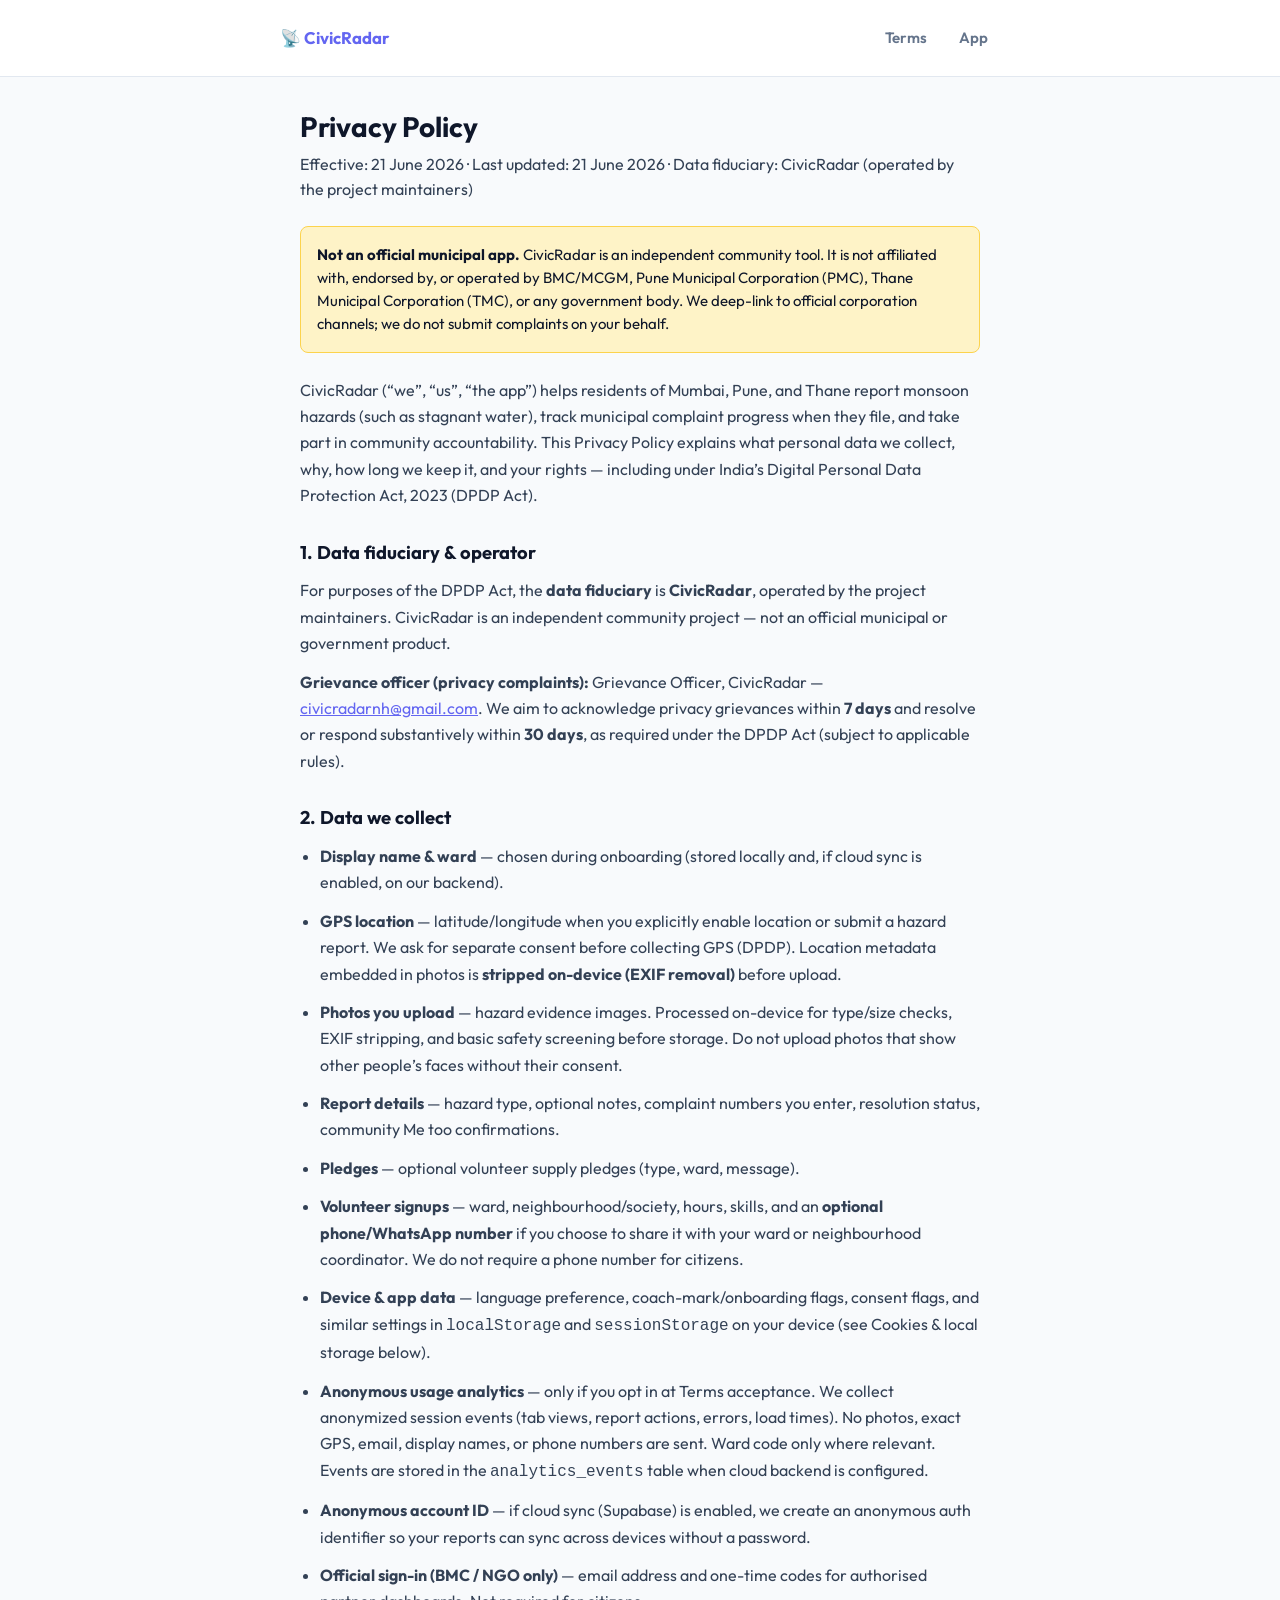
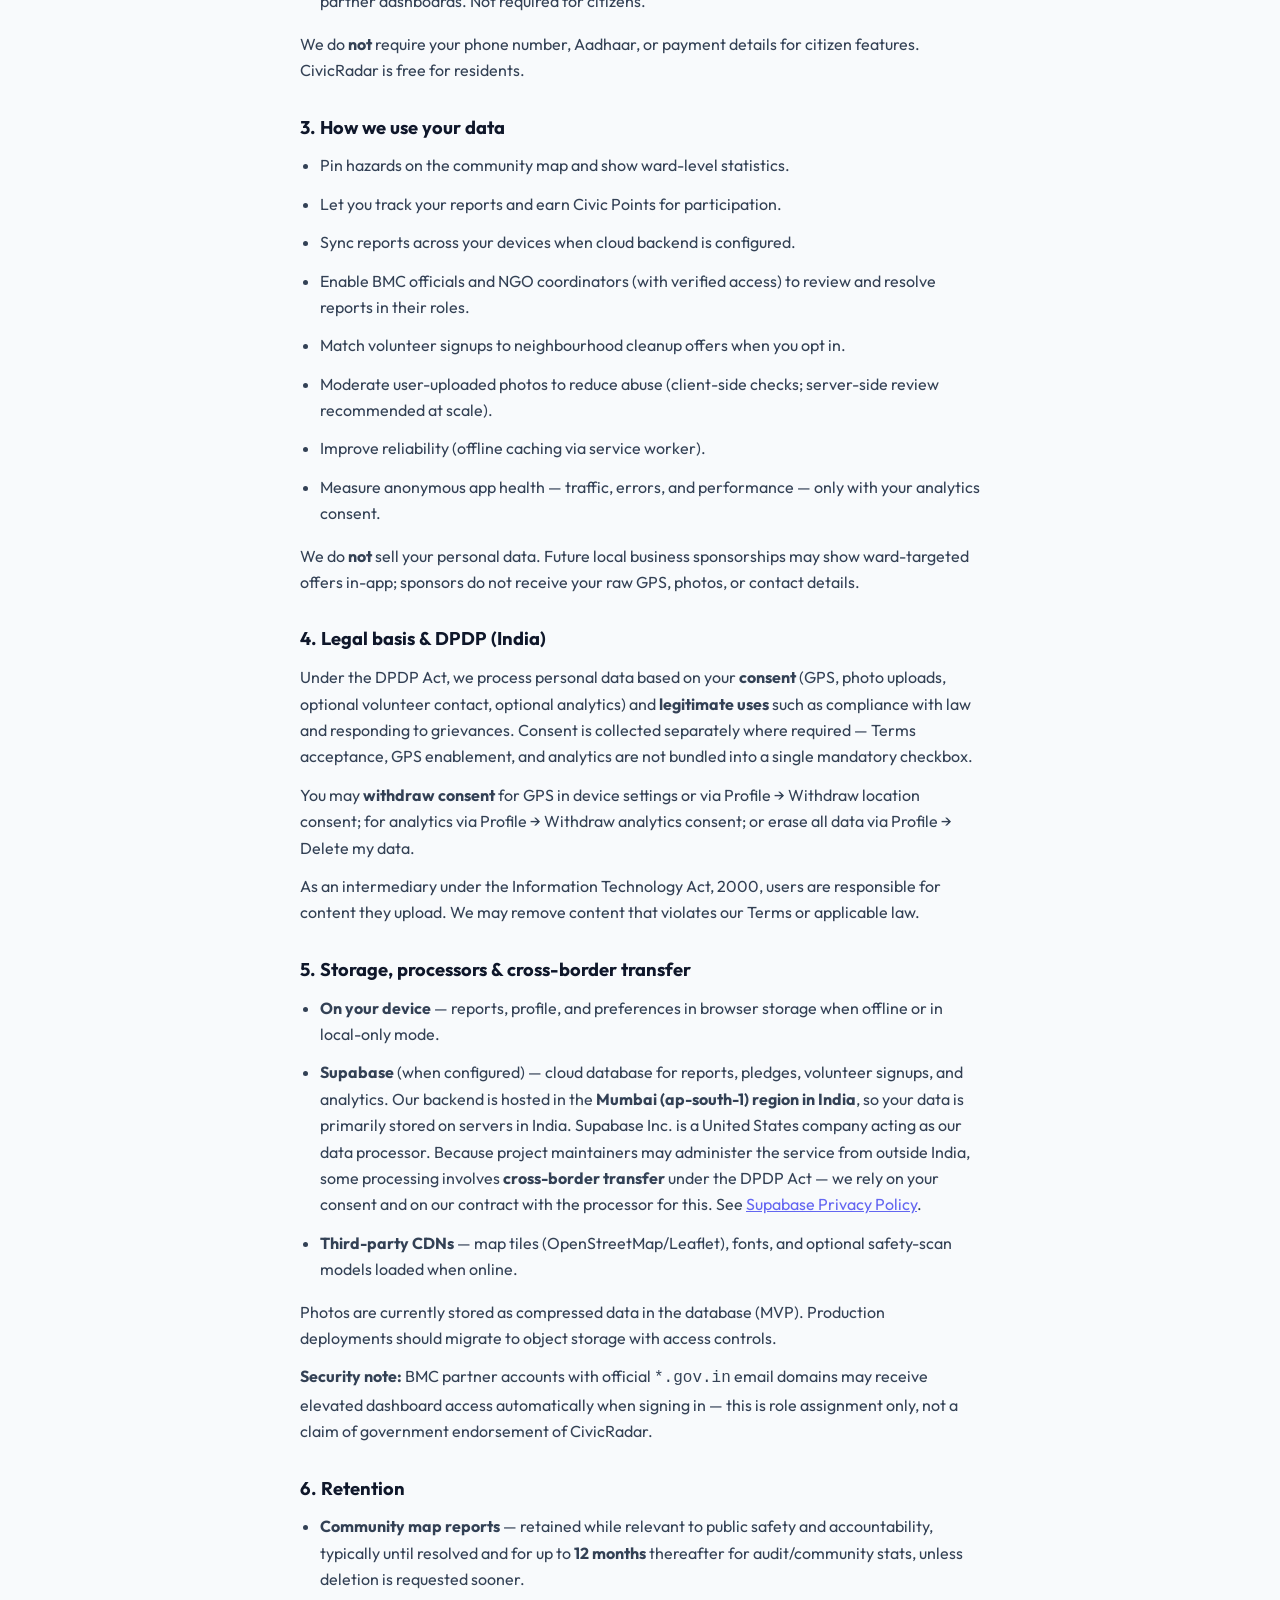
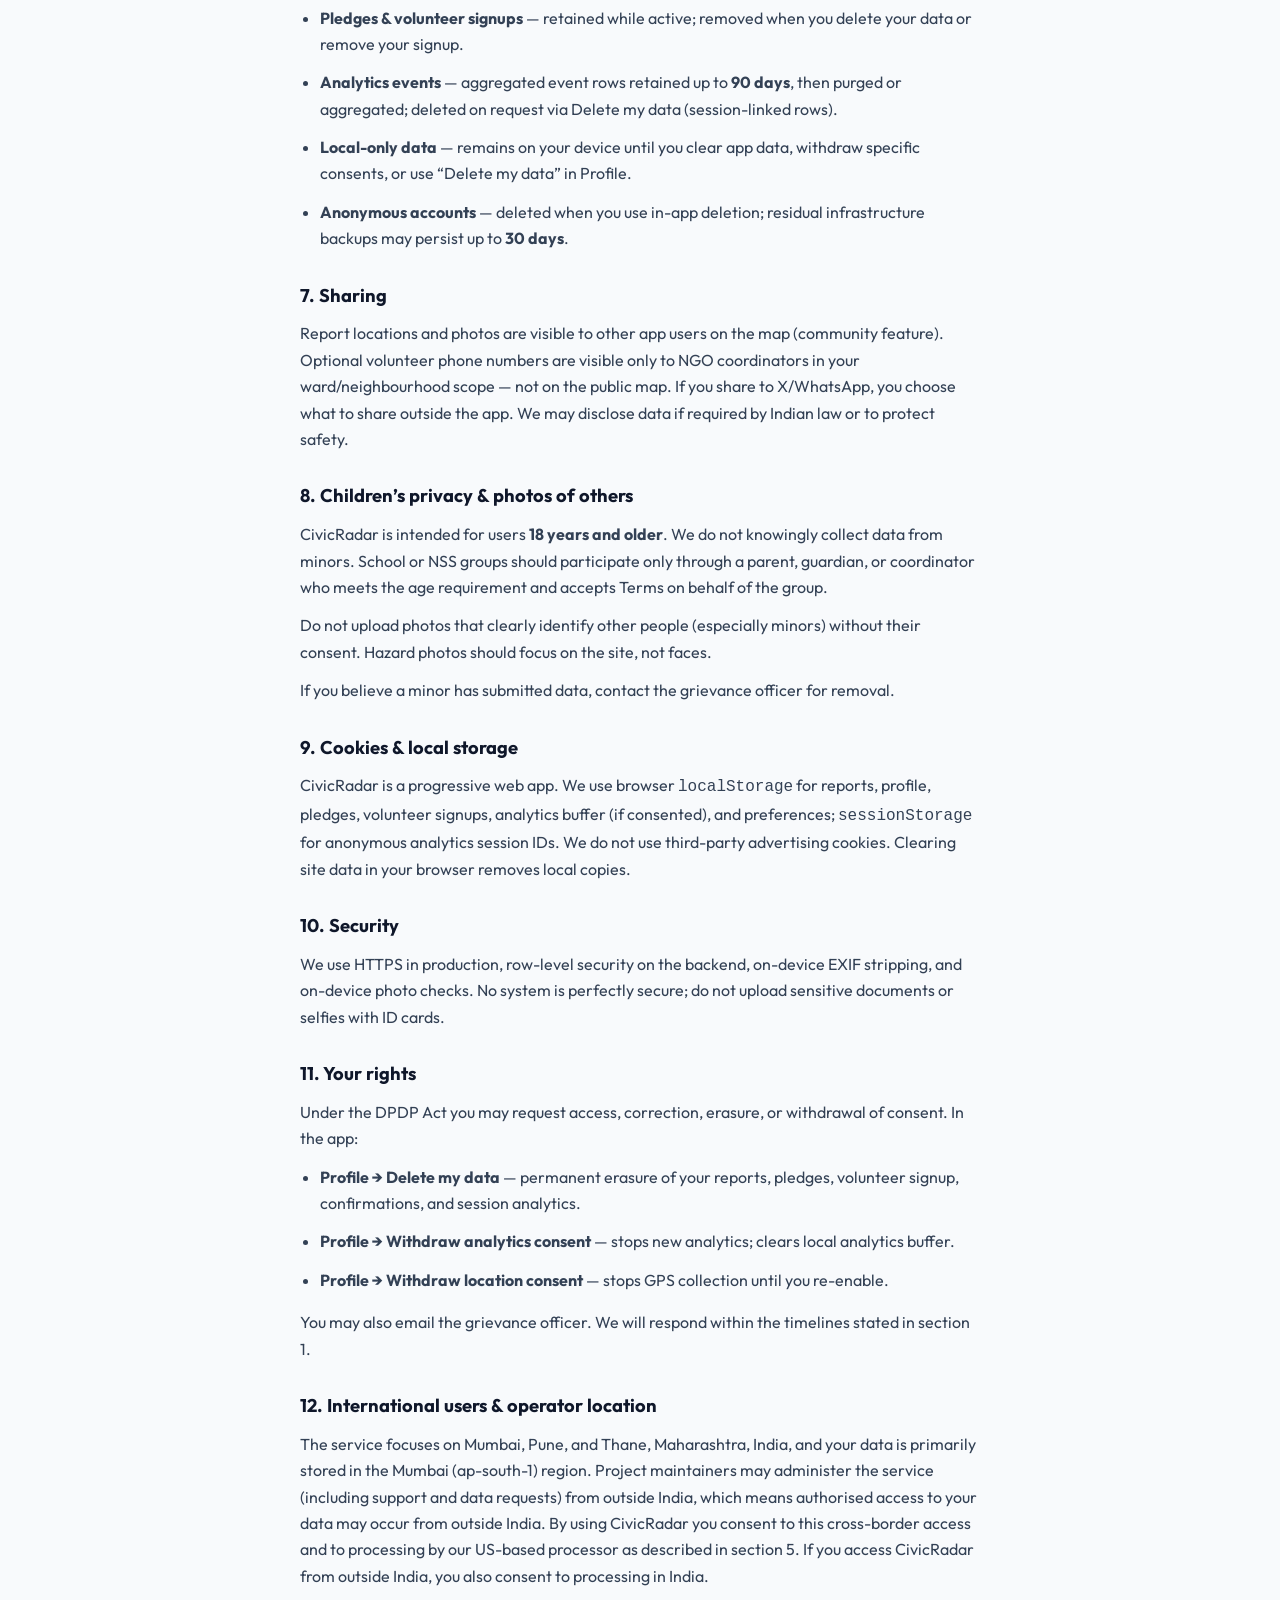
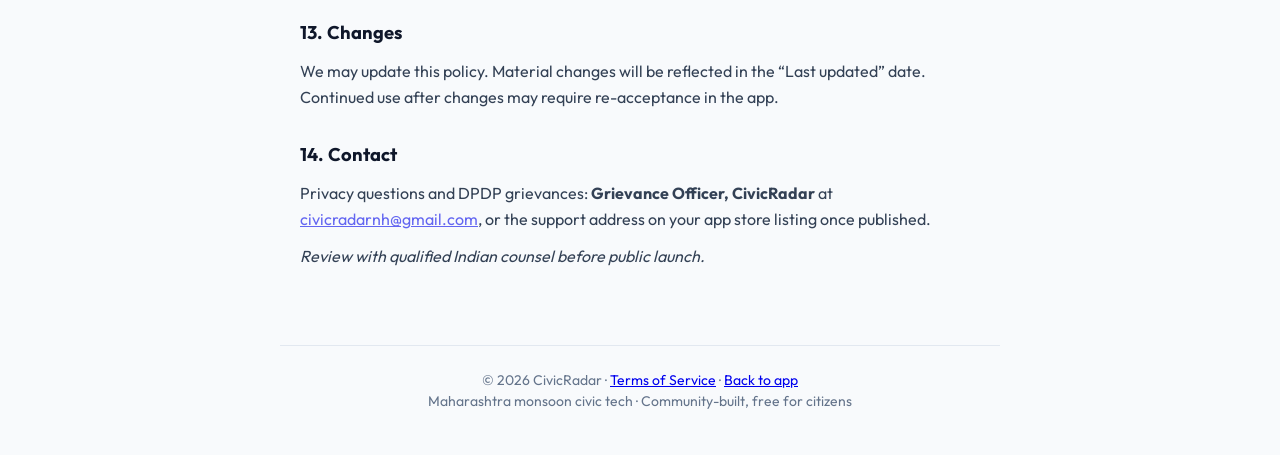
<file: privacy.html>
<!DOCTYPE html>
<!-- Review with qualified Indian counsel before public launch. -->
<html lang="en">
<head>
  <meta charset="UTF-8">
  <meta name="viewport" content="width=device-width, initial-scale=1.0, viewport-fit=cover">
  <meta name="description" content="CivicRadar Privacy Policy — how we collect, use, and protect your data for Mumbai, Pune, and Thane monsoon hazard reporting.">
  <meta name="robots" content="index, follow">
  <link rel="icon" href="data:image/svg+xml,<svg xmlns='http://www.w3.org/2000/svg' viewBox='0 0 100 100'><text y='.9em' font-size='90'>📡</text></svg>">
  <link rel="preconnect" href="https://fonts.googleapis.com">
  <link rel="preconnect" href="https://fonts.gstatic.com" crossorigin>
  <link href="https://fonts.googleapis.com/css2?family=Outfit:wght@400;500;600;700&display=swap" rel="stylesheet">
  <link rel="stylesheet" href="css/legal.css">
  <title>Privacy Policy — CivicRadar</title>
</head>
<body>
  <header class="legal-header">
    <div class="legal-header__inner">
      <a class="legal-header__brand" href="index.html">📡 CivicRadar</a>
      <nav class="legal-header__nav" aria-label="Legal">
        <a href="terms.html">Terms</a>
        <a href="index.html">App</a>
      </nav>
    </div>
  </header>

  <main class="legal-main">
    <h1>Privacy Policy</h1>
    <p class="legal-meta">Effective: 21 June 2026 · Last updated: 21 June 2026 · Data fiduciary: CivicRadar (operated by the project maintainers)</p>

    <div class="legal-disclaimer">
      <strong>Not an official municipal app.</strong> CivicRadar is an independent community tool. It is not affiliated with, endorsed by, or operated by BMC/MCGM, Pune Municipal Corporation (PMC), Thane Municipal Corporation (TMC), or any government body. We deep-link to official corporation channels; we do not submit complaints on your behalf.
    </div>

    <p>CivicRadar (“we”, “us”, “the app”) helps residents of Mumbai, Pune, and Thane report monsoon hazards (such as stagnant water), track municipal complaint progress when they file, and take part in community accountability. This Privacy Policy explains what personal data we collect, why, how long we keep it, and your rights — including under India’s Digital Personal Data Protection Act, 2023 (DPDP Act).</p>

    <h2>1. Data fiduciary &amp; operator</h2>
    <p>For purposes of the DPDP Act, the <strong>data fiduciary</strong> is <strong>CivicRadar</strong>, operated by the project maintainers. CivicRadar is an independent community project — not an official municipal or government product.</p>
    <p><strong>Grievance officer (privacy complaints):</strong> Grievance Officer, CivicRadar — <a id="grievanceEmailLink" href="#" data-legal-email>configure legal.grievanceEmail before launch</a>. We aim to acknowledge privacy grievances within <strong>7 days</strong> and resolve or respond substantively within <strong>30 days</strong>, as required under the DPDP Act (subject to applicable rules).</p>

    <h2>2. Data we collect</h2>
    <ul>
      <li><strong>Display name &amp; ward</strong> — chosen during onboarding (stored locally and, if cloud sync is enabled, on our backend).</li>
      <li><strong>GPS location</strong> — latitude/longitude when you explicitly enable location or submit a hazard report. We ask for separate consent before collecting GPS (DPDP). Location metadata embedded in photos is <strong>stripped on-device (EXIF removal)</strong> before upload.</li>
      <li><strong>Photos you upload</strong> — hazard evidence images. Processed on-device for type/size checks, EXIF stripping, and basic safety screening before storage. Do not upload photos that show other people’s faces without their consent.</li>
      <li><strong>Report details</strong> — hazard type, optional notes, complaint numbers you enter, resolution status, community Me too confirmations.</li>
      <li><strong>Pledges</strong> — optional volunteer supply pledges (type, ward, message).</li>
      <li><strong>Volunteer signups</strong> — ward, neighbourhood/society, hours, skills, and an <strong>optional phone/WhatsApp number</strong> if you choose to share it with your ward or neighbourhood coordinator. We do not require a phone number for citizens.</li>
      <li><strong>Device &amp; app data</strong> — language preference, coach-mark/onboarding flags, consent flags, and similar settings in <code>localStorage</code> and <code>sessionStorage</code> on your device (see Cookies &amp; local storage below).</li>
      <li><strong>Anonymous usage analytics</strong> — only if you opt in at Terms acceptance. We collect anonymized session events (tab views, report actions, errors, load times). No photos, exact GPS, email, display names, or phone numbers are sent. Ward code only where relevant. Events are stored in the <code>analytics_events</code> table when cloud backend is configured.</li>
      <li><strong>Anonymous account ID</strong> — if cloud sync (Supabase) is enabled, we create an anonymous auth identifier so your reports can sync across devices without a password.</li>
      <li><strong>Official sign-in (BMC / NGO only)</strong> — email address and one-time codes for authorised partner dashboards. Not required for citizens.</li>
    </ul>
    <p>We do <strong>not</strong> require your phone number, Aadhaar, or payment details for citizen features. CivicRadar is free for residents.</p>

    <h2>3. How we use your data</h2>
    <ul>
      <li>Pin hazards on the community map and show ward-level statistics.</li>
      <li>Let you track your reports and earn Civic Points for participation.</li>
      <li>Sync reports across your devices when cloud backend is configured.</li>
      <li>Enable BMC officials and NGO coordinators (with verified access) to review and resolve reports in their roles.</li>
      <li>Match volunteer signups to neighbourhood cleanup offers when you opt in.</li>
      <li>Moderate user-uploaded photos to reduce abuse (client-side checks; server-side review recommended at scale).</li>
      <li>Improve reliability (offline caching via service worker).</li>
      <li>Measure anonymous app health — traffic, errors, and performance — only with your analytics consent.</li>
    </ul>
    <p>We do <strong>not</strong> sell your personal data. Future local business sponsorships may show ward-targeted offers in-app; sponsors do not receive your raw GPS, photos, or contact details.</p>

    <h2>4. Legal basis &amp; DPDP (India)</h2>
    <p>Under the DPDP Act, we process personal data based on your <strong>consent</strong> (GPS, photo uploads, optional volunteer contact, optional analytics) and <strong>legitimate uses</strong> such as compliance with law and responding to grievances. Consent is collected separately where required — Terms acceptance, GPS enablement, and analytics are not bundled into a single mandatory checkbox.</p>
    <p>You may <strong>withdraw consent</strong> for GPS in device settings or via Profile → Withdraw location consent; for analytics via Profile → Withdraw analytics consent; or erase all data via Profile → Delete my data.</p>
    <p>As an intermediary under the Information Technology Act, 2000, users are responsible for content they upload. We may remove content that violates our Terms or applicable law.</p>

    <h2>5. Storage, processors &amp; cross-border transfer</h2>
    <ul>
      <li><strong>On your device</strong> — reports, profile, and preferences in browser storage when offline or in local-only mode.</li>
      <li><strong>Supabase</strong> (when configured) — cloud database for reports, pledges, volunteer signups, and analytics. Our backend is hosted in the <strong>Mumbai (ap-south-1) region in India</strong>, so your data is primarily stored on servers in India. Supabase Inc. is a United States company acting as our data processor. Because project maintainers may administer the service from outside India, some processing involves <strong>cross-border transfer</strong> under the DPDP Act — we rely on your consent and on our contract with the processor for this. See <a href="https://supabase.com/privacy" rel="noopener noreferrer">Supabase Privacy Policy</a>.</li>
      <li><strong>Third-party CDNs</strong> — map tiles (OpenStreetMap/Leaflet), fonts, and optional safety-scan models loaded when online.</li>
    </ul>
    <p>Photos are currently stored as compressed data in the database (MVP). Production deployments should migrate to object storage with access controls.</p>
    <p><strong>Security note:</strong> BMC partner accounts with official <code>*.gov.in</code> email domains may receive elevated dashboard access automatically when signing in — this is role assignment only, not a claim of government endorsement of CivicRadar.</p>

    <h2>6. Retention</h2>
    <ul>
      <li><strong>Community map reports</strong> — retained while relevant to public safety and accountability, typically until resolved and for up to <strong>12 months</strong> thereafter for audit/community stats, unless deletion is requested sooner.</li>
      <li><strong>Pledges &amp; volunteer signups</strong> — retained while active; removed when you delete your data or remove your signup.</li>
      <li><strong>Analytics events</strong> — aggregated event rows retained up to <strong>90 days</strong>, then purged or aggregated; deleted on request via Delete my data (session-linked rows).</li>
      <li><strong>Local-only data</strong> — remains on your device until you clear app data, withdraw specific consents, or use “Delete my data” in Profile.</li>
      <li><strong>Anonymous accounts</strong> — deleted when you use in-app deletion; residual infrastructure backups may persist up to <strong>30 days</strong>.</li>
    </ul>

    <h2>7. Sharing</h2>
    <p>Report locations and photos are visible to other app users on the map (community feature). Optional volunteer phone numbers are visible only to NGO coordinators in your ward/neighbourhood scope — not on the public map. If you share to X/WhatsApp, you choose what to share outside the app. We may disclose data if required by Indian law or to protect safety.</p>

    <h2>8. Children’s privacy &amp; photos of others</h2>
    <p>CivicRadar is intended for users <strong>18 years and older</strong>. We do not knowingly collect data from minors. School or NSS groups should participate only through a parent, guardian, or coordinator who meets the age requirement and accepts Terms on behalf of the group.</p>
    <p>Do not upload photos that clearly identify other people (especially minors) without their consent. Hazard photos should focus on the site, not faces.</p>
    <p>If you believe a minor has submitted data, contact the grievance officer for removal.</p>

    <h2>9. Cookies &amp; local storage</h2>
    <p>CivicRadar is a progressive web app. We use browser <code>localStorage</code> for reports, profile, pledges, volunteer signups, analytics buffer (if consented), and preferences; <code>sessionStorage</code> for anonymous analytics session IDs. We do not use third-party advertising cookies. Clearing site data in your browser removes local copies.</p>

    <h2>10. Security</h2>
    <p>We use HTTPS in production, row-level security on the backend, on-device EXIF stripping, and on-device photo checks. No system is perfectly secure; do not upload sensitive documents or selfies with ID cards.</p>

    <h2>11. Your rights</h2>
    <p>Under the DPDP Act you may request access, correction, erasure, or withdrawal of consent. In the app:</p>
    <ul>
      <li><strong>Profile → Delete my data</strong> — permanent erasure of your reports, pledges, volunteer signup, confirmations, and session analytics.</li>
      <li><strong>Profile → Withdraw analytics consent</strong> — stops new analytics; clears local analytics buffer.</li>
      <li><strong>Profile → Withdraw location consent</strong> — stops GPS collection until you re-enable.</li>
    </ul>
    <p>You may also email the grievance officer. We will respond within the timelines stated in section 1.</p>

    <h2>12. International users &amp; operator location</h2>
    <p>The service focuses on Mumbai, Pune, and Thane, Maharashtra, India, and your data is primarily stored in the Mumbai (ap-south-1) region. Project maintainers may administer the service (including support and data requests) from outside India, which means authorised access to your data may occur from outside India. By using CivicRadar you consent to this cross-border access and to processing by our US-based processor as described in section 5. If you access CivicRadar from outside India, you also consent to processing in India.</p>

    <h2>13. Changes</h2>
    <p>We may update this policy. Material changes will be reflected in the “Last updated” date. Continued use after changes may require re-acceptance in the app.</p>

    <h2>14. Contact</h2>
    <p>Privacy questions and DPDP grievances: <strong>Grievance Officer, CivicRadar</strong> at <a id="contactEmailLink" href="#" data-legal-email>configure legal.grievanceEmail before launch</a>, or the support address on your app store listing once published.</p>
    <p class="legal-meta"><em>Review with qualified Indian counsel before public launch.</em></p>
  </main>

  <footer class="legal-footer">
    <p>© 2026 CivicRadar · <a href="terms.html">Terms of Service</a> · <a href="index.html">Back to app</a></p>
    <p>Maharashtra monsoon civic tech · Community-built, free for citizens</p>
  </footer>
  <script src="js/config.js"></script>
  <script>
    (function () {
      var cfg = window.CIVICRADAR_CONFIG || {};
      var legal = cfg.legal || {};
      var founder = cfg.founder || {};
      var email = legal.grievanceEmail || founder.operatorEmail || founder.email || '';
      document.querySelectorAll('[data-legal-email]').forEach(function (el) {
        if (email) {
          el.href = 'mailto:' + email + '?subject=' + encodeURIComponent('CivicRadar — privacy inquiry');
          el.textContent = email;
        }
      });
    })();
  </script>
</body>
</html>
</file>
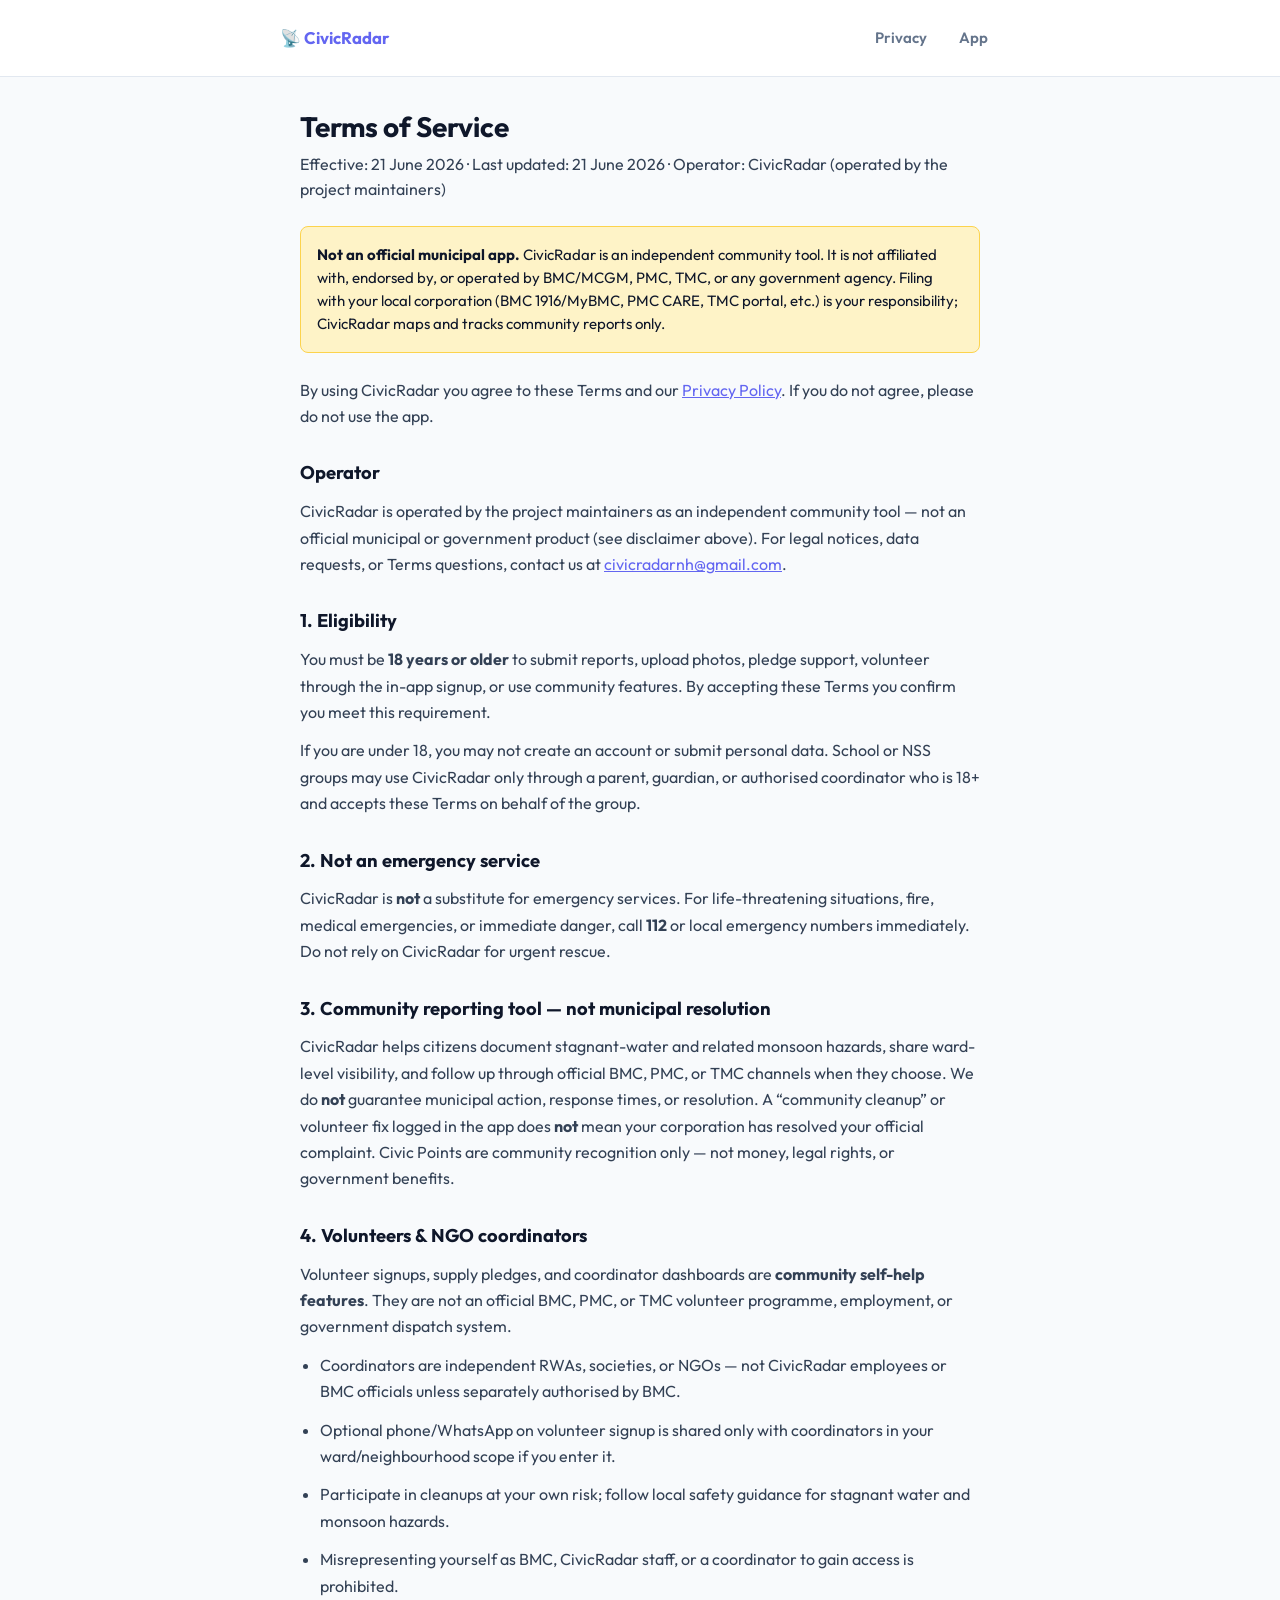
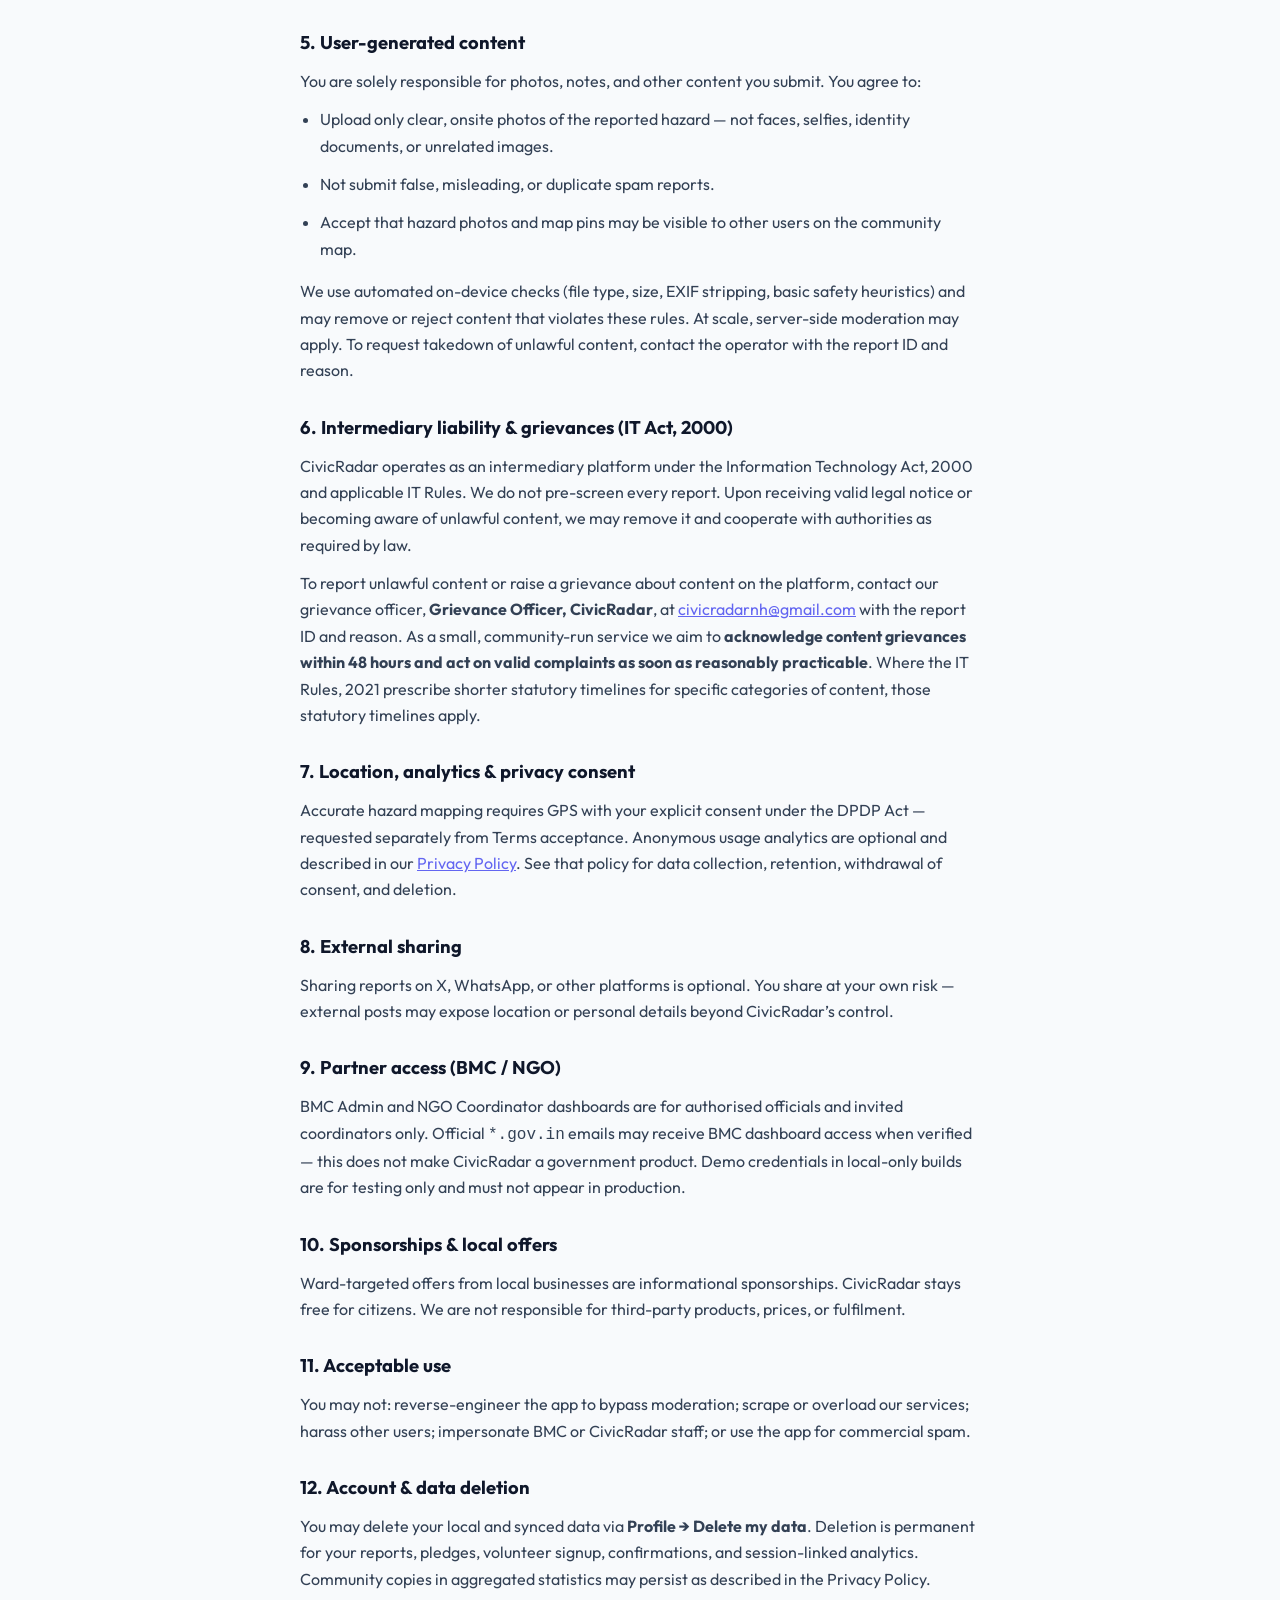
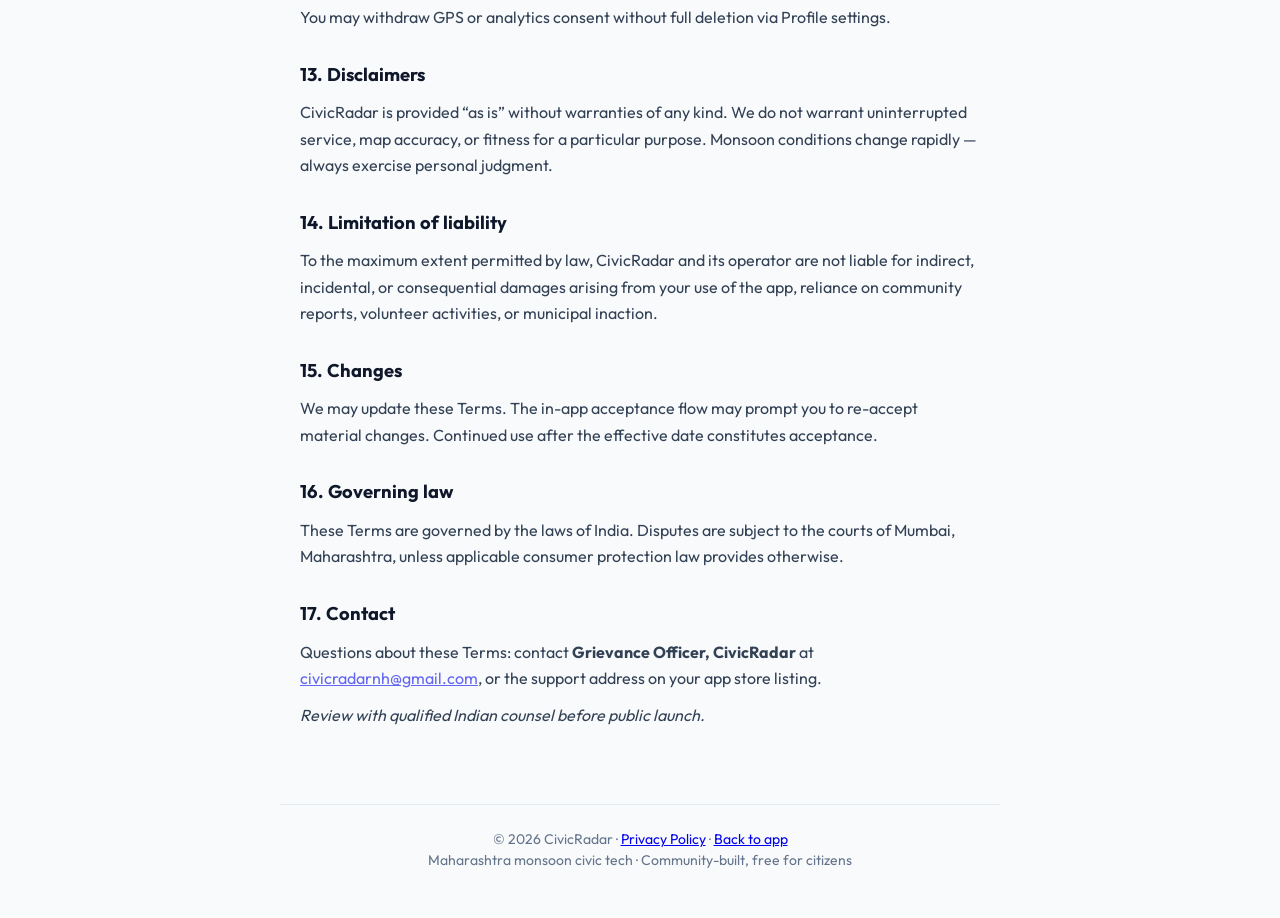
<file: terms.html>
<!DOCTYPE html>
<!-- Review with qualified Indian counsel before public launch. -->
<html lang="en">
<head>
  <meta charset="UTF-8">
  <meta name="viewport" content="width=device-width, initial-scale=1.0, viewport-fit=cover">
  <meta name="description" content="CivicRadar Terms of Service — rules for using the Mumbai, Pune, and Thane monsoon hazard reporting community app.">
  <meta name="robots" content="index, follow">
  <link rel="icon" href="data:image/svg+xml,<svg xmlns='http://www.w3.org/2000/svg' viewBox='0 0 100 100'><text y='.9em' font-size='90'>📡</text></svg>">
  <link rel="preconnect" href="https://fonts.googleapis.com">
  <link rel="preconnect" href="https://fonts.gstatic.com" crossorigin>
  <link href="https://fonts.googleapis.com/css2?family=Outfit:wght@400;500;600;700&display=swap" rel="stylesheet">
  <link rel="stylesheet" href="css/legal.css">
  <title>Terms of Service — CivicRadar</title>
</head>
<body>
  <header class="legal-header">
    <div class="legal-header__inner">
      <a class="legal-header__brand" href="index.html">📡 CivicRadar</a>
      <nav class="legal-header__nav" aria-label="Legal">
        <a href="privacy.html">Privacy</a>
        <a href="index.html">App</a>
      </nav>
    </div>
  </header>

  <main class="legal-main">
    <h1>Terms of Service</h1>
    <p class="legal-meta">Effective: 21 June 2026 · Last updated: 21 June 2026 · Operator: CivicRadar (operated by the project maintainers)</p>

    <div class="legal-disclaimer">
      <strong>Not an official municipal app.</strong> CivicRadar is an independent community tool. It is not affiliated with, endorsed by, or operated by BMC/MCGM, PMC, TMC, or any government agency. Filing with your local corporation (BMC 1916/MyBMC, PMC CARE, TMC portal, etc.) is your responsibility; CivicRadar maps and tracks community reports only.
    </div>

    <p>By using CivicRadar you agree to these Terms and our <a href="privacy.html">Privacy Policy</a>. If you do not agree, please do not use the app.</p>

    <h2>Operator</h2>
    <p>CivicRadar is operated by the project maintainers as an independent community tool — not an official municipal or government product (see disclaimer above). For legal notices, data requests, or Terms questions, contact us at <a href="#" data-legal-email>configure legal.grievanceEmail before launch</a>.</p>

    <h2>1. Eligibility</h2>
    <p>You must be <strong>18 years or older</strong> to submit reports, upload photos, pledge support, volunteer through the in-app signup, or use community features. By accepting these Terms you confirm you meet this requirement.</p>
    <p>If you are under 18, you may not create an account or submit personal data. School or NSS groups may use CivicRadar only through a parent, guardian, or authorised coordinator who is 18+ and accepts these Terms on behalf of the group.</p>

    <h2>2. Not an emergency service</h2>
    <p>CivicRadar is <strong>not</strong> a substitute for emergency services. For life-threatening situations, fire, medical emergencies, or immediate danger, call <strong>112</strong> or local emergency numbers immediately. Do not rely on CivicRadar for urgent rescue.</p>

    <h2>3. Community reporting tool — not municipal resolution</h2>
    <p>CivicRadar helps citizens document stagnant-water and related monsoon hazards, share ward-level visibility, and follow up through official BMC, PMC, or TMC channels when they choose. We do <strong>not</strong> guarantee municipal action, response times, or resolution. A “community cleanup” or volunteer fix logged in the app does <strong>not</strong> mean your corporation has resolved your official complaint. Civic Points are community recognition only — not money, legal rights, or government benefits.</p>

    <h2>4. Volunteers &amp; NGO coordinators</h2>
    <p>Volunteer signups, supply pledges, and coordinator dashboards are <strong>community self-help features</strong>. They are not an official BMC, PMC, or TMC volunteer programme, employment, or government dispatch system.</p>
    <ul>
      <li>Coordinators are independent RWAs, societies, or NGOs — not CivicRadar employees or BMC officials unless separately authorised by BMC.</li>
      <li>Optional phone/WhatsApp on volunteer signup is shared only with coordinators in your ward/neighbourhood scope if you enter it.</li>
      <li>Participate in cleanups at your own risk; follow local safety guidance for stagnant water and monsoon hazards.</li>
      <li>Misrepresenting yourself as BMC, CivicRadar staff, or a coordinator to gain access is prohibited.</li>
    </ul>

    <h2>5. User-generated content</h2>
    <p>You are solely responsible for photos, notes, and other content you submit. You agree to:</p>
    <ul>
      <li>Upload only clear, onsite photos of the reported hazard — not faces, selfies, identity documents, or unrelated images.</li>
      <li>Not submit false, misleading, or duplicate spam reports.</li>
      <li>Accept that hazard photos and map pins may be visible to other users on the community map.</li>
    </ul>
    <p>We use automated on-device checks (file type, size, EXIF stripping, basic safety heuristics) and may remove or reject content that violates these rules. At scale, server-side moderation may apply. To request takedown of unlawful content, contact the operator with the report ID and reason.</p>

    <h2>6. Intermediary liability &amp; grievances (IT Act, 2000)</h2>
    <p>CivicRadar operates as an intermediary platform under the Information Technology Act, 2000 and applicable IT Rules. We do not pre-screen every report. Upon receiving valid legal notice or becoming aware of unlawful content, we may remove it and cooperate with authorities as required by law.</p>
    <p>To report unlawful content or raise a grievance about content on the platform, contact our grievance officer, <strong>Grievance Officer, CivicRadar</strong>, at <a href="#" data-legal-email>configure legal.grievanceEmail before launch</a> with the report ID and reason. As a small, community-run service we aim to <strong>acknowledge content grievances within 48 hours and act on valid complaints as soon as reasonably practicable</strong>. Where the IT Rules, 2021 prescribe shorter statutory timelines for specific categories of content, those statutory timelines apply.</p>

    <h2>7. Location, analytics &amp; privacy consent</h2>
    <p>Accurate hazard mapping requires GPS with your explicit consent under the DPDP Act — requested separately from Terms acceptance. Anonymous usage analytics are optional and described in our <a href="privacy.html">Privacy Policy</a>. See that policy for data collection, retention, withdrawal of consent, and deletion.</p>

    <h2>8. External sharing</h2>
    <p>Sharing reports on X, WhatsApp, or other platforms is optional. You share at your own risk — external posts may expose location or personal details beyond CivicRadar’s control.</p>

    <h2>9. Partner access (BMC / NGO)</h2>
    <p>BMC Admin and NGO Coordinator dashboards are for authorised officials and invited coordinators only. Official <code>*.gov.in</code> emails may receive BMC dashboard access when verified — this does not make CivicRadar a government product. Demo credentials in local-only builds are for testing only and must not appear in production.</p>

    <h2>10. Sponsorships &amp; local offers</h2>
    <p>Ward-targeted offers from local businesses are informational sponsorships. CivicRadar stays free for citizens. We are not responsible for third-party products, prices, or fulfilment.</p>

    <h2>11. Acceptable use</h2>
    <p>You may not: reverse-engineer the app to bypass moderation; scrape or overload our services; harass other users; impersonate BMC or CivicRadar staff; or use the app for commercial spam.</p>

    <h2>12. Account &amp; data deletion</h2>
    <p>You may delete your local and synced data via <strong>Profile → Delete my data</strong>. Deletion is permanent for your reports, pledges, volunteer signup, confirmations, and session-linked analytics. Community copies in aggregated statistics may persist as described in the Privacy Policy.</p>
    <p>You may withdraw GPS or analytics consent without full deletion via Profile settings.</p>

    <h2>13. Disclaimers</h2>
    <p>CivicRadar is provided “as is” without warranties of any kind. We do not warrant uninterrupted service, map accuracy, or fitness for a particular purpose. Monsoon conditions change rapidly — always exercise personal judgment.</p>

    <h2>14. Limitation of liability</h2>
    <p>To the maximum extent permitted by law, CivicRadar and its operator are not liable for indirect, incidental, or consequential damages arising from your use of the app, reliance on community reports, volunteer activities, or municipal inaction.</p>

    <h2>15. Changes</h2>
    <p>We may update these Terms. The in-app acceptance flow may prompt you to re-accept material changes. Continued use after the effective date constitutes acceptance.</p>

    <h2>16. Governing law</h2>
    <p>These Terms are governed by the laws of India. Disputes are subject to the courts of Mumbai, Maharashtra, unless applicable consumer protection law provides otherwise.</p>

    <h2>17. Contact</h2>
    <p>Questions about these Terms: contact <strong>Grievance Officer, CivicRadar</strong> at <a href="#" data-legal-email>configure legal.grievanceEmail before launch</a>, or the support address on your app store listing.</p>
    <p class="legal-meta"><em>Review with qualified Indian counsel before public launch.</em></p>
  </main>

  <footer class="legal-footer">
    <p>© 2026 CivicRadar · <a href="privacy.html">Privacy Policy</a> · <a href="index.html">Back to app</a></p>
    <p>Maharashtra monsoon civic tech · Community-built, free for citizens</p>
  </footer>
  <script src="js/config.js"></script>
  <script>
    (function () {
      var cfg = window.CIVICRADAR_CONFIG || {};
      var legal = cfg.legal || {};
      var founder = cfg.founder || {};
      var email = legal.grievanceEmail || founder.operatorEmail || founder.email || '';
      document.querySelectorAll('[data-legal-email]').forEach(function (el) {
        if (email) {
          el.href = 'mailto:' + email + '?subject=' + encodeURIComponent('CivicRadar — Terms inquiry');
          el.textContent = email;
        }
      });
    })();
  </script>
</body>
</html>
</file>
<file: css/legal.css>
/* CivicRadar — standalone legal pages (Privacy, Terms) */
:root {
  --primary: #6366f1;
  --text-dark: #0f172a;
  --text-muted: #64748b;
  --surface: #ffffff;
  --border: #e2e8f0;
  --font: 'Outfit', system-ui, sans-serif;
  --touch-min: 44px;
}

*, *::before, *::after { box-sizing: border-box; margin: 0; padding: 0; }

html {
  scroll-behavior: smooth;
  -webkit-text-size-adjust: 100%;
}

body {
  font-family: var(--font);
  background: #f8fafc;
  color: var(--text-dark);
  line-height: 1.65;
  -webkit-font-smoothing: antialiased;
  padding-bottom: env(safe-area-inset-bottom, 0px);
}

.legal-header {
  background: var(--surface);
  border-bottom: 1px solid var(--border);
  padding: calc(1rem + env(safe-area-inset-top, 0px)) 1.25rem 1rem;
  position: sticky;
  top: 0;
  z-index: 10;
}

.legal-header__inner {
  max-width: 720px;
  margin: 0 auto;
  display: flex;
  align-items: center;
  justify-content: space-between;
  gap: 1rem;
  flex-wrap: wrap;
}

.legal-header__brand {
  display: flex;
  align-items: center;
  gap: 0.5rem;
  font-weight: 700;
  color: var(--primary);
  text-decoration: none;
  font-size: 1.05rem;
  min-height: var(--touch-min);
}

.legal-header__nav {
  display: flex;
  align-items: center;
  gap: 0.5rem;
}

.legal-header__nav a {
  display: inline-flex;
  align-items: center;
  min-height: var(--touch-min);
  padding: 0 0.75rem;
  color: var(--text-muted);
  text-decoration: none;
  font-size: 0.9375rem;
  font-weight: 600;
}

.legal-header__nav a:hover { color: var(--primary); }

.legal-main {
  max-width: 720px;
  margin: 0 auto;
  padding: 2rem 1.25rem calc(4rem + env(safe-area-inset-bottom, 0px));
}

.legal-main h1 {
  font-size: clamp(1.5rem, 5vw, 1.75rem);
  margin-bottom: 0.5rem;
  line-height: 1.25;
}

.legal-meta {
  color: var(--text-muted);
  font-size: 0.875rem;
  line-height: 1.55;
  margin-bottom: 2rem;
}

.legal-main h2 {
  font-size: 1.15rem;
  margin: 2rem 0 0.75rem;
  color: var(--text-dark);
  line-height: 1.35;
}

.legal-main p,
.legal-main li {
  margin-bottom: 0.75rem;
  color: #334155;
  font-size: 1rem;
}

.legal-main ul,
.legal-main ol {
  padding-left: 1.25rem;
  margin-bottom: 1rem;
}

.legal-main a { color: var(--primary); }

.legal-disclaimer {
  background: #fef3c7;
  border: 1px solid #fcd34d;
  border-radius: 8px;
  padding: 1rem;
  margin: 1.5rem 0;
  font-size: 0.9375rem;
  line-height: 1.55;
}

.legal-footer {
  max-width: 720px;
  margin: 0 auto;
  padding: 1.5rem 1.25rem calc(3rem + env(safe-area-inset-bottom, 0px));
  border-top: 1px solid var(--border);
  text-align: center;
  color: var(--text-muted);
  font-size: 0.875rem;
  line-height: 1.5;
}

@media (max-width: 480px) {
  .legal-header__inner {
    flex-direction: column;
    align-items: flex-start;
  }

  .legal-header__nav {
    width: 100%;
    justify-content: flex-start;
  }
}
</file>
